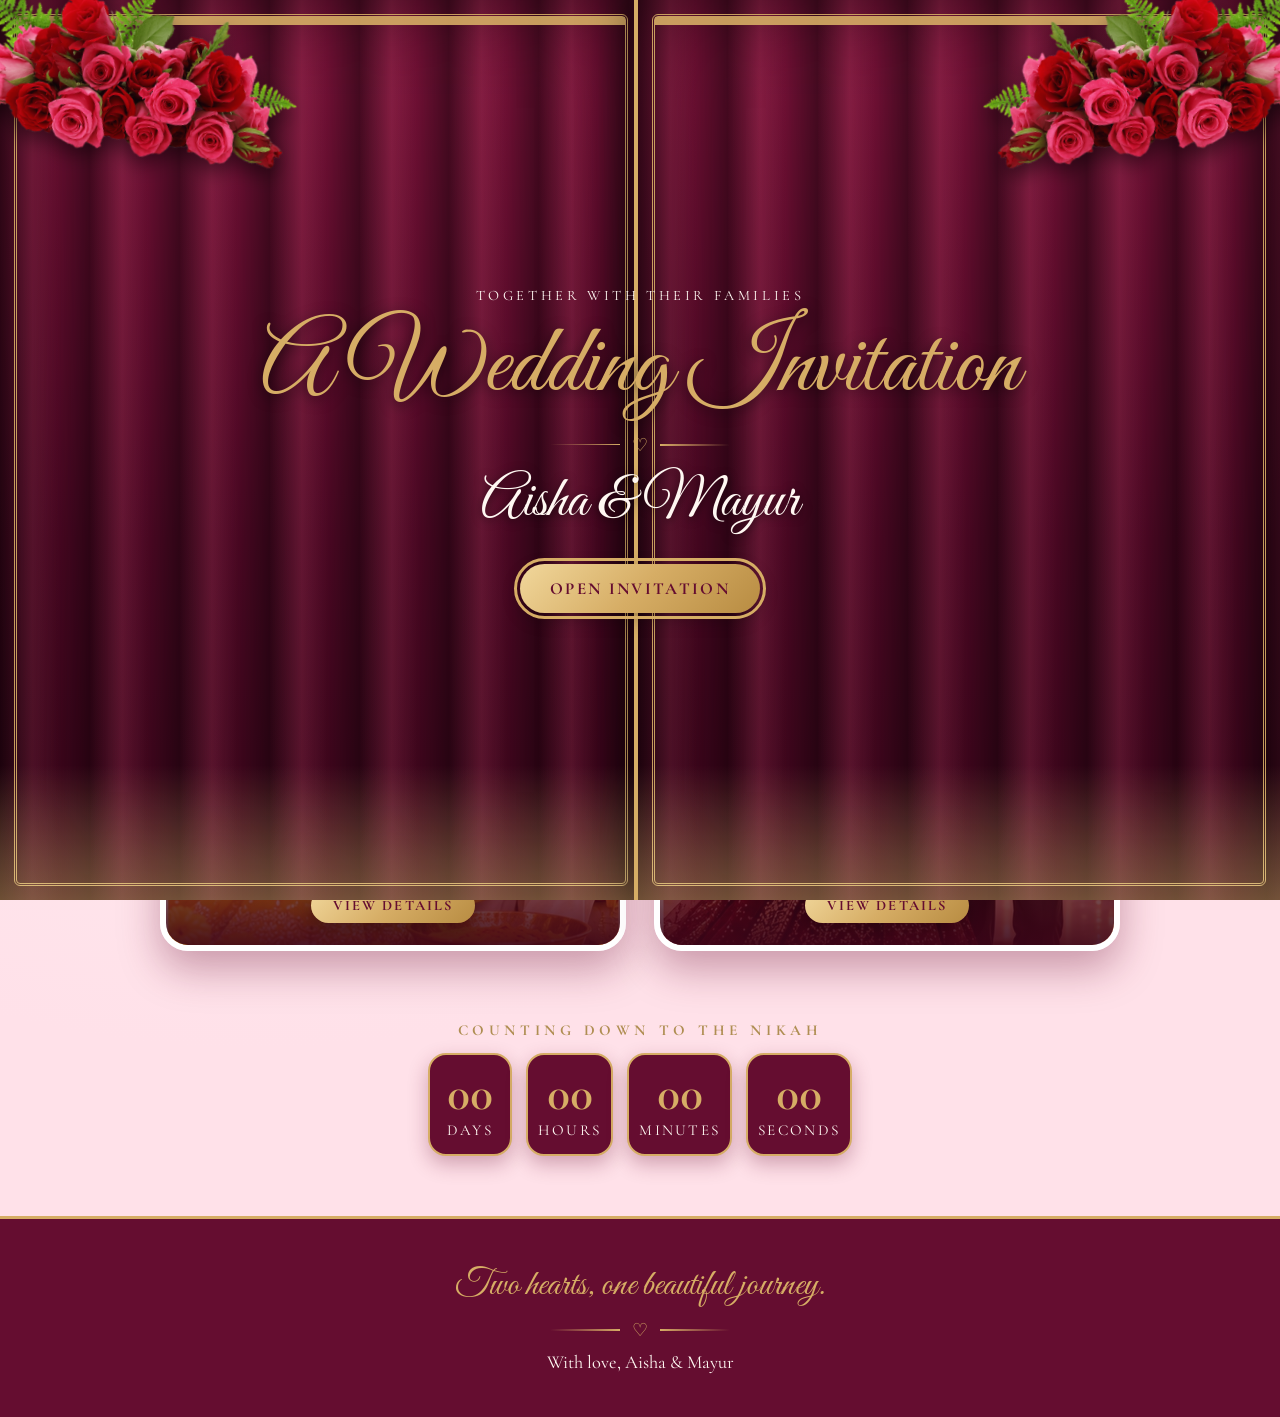
<file: index.html>
<!doctype html>
<html lang="en"><head><meta charset="utf-8"><meta name="viewport" content="width=device-width,initial-scale=1">
<meta name="theme-color" content="#650D30"><title>Wedding Invitation | Aisha &amp; Mayur</title>
<link rel="preconnect" href="https://fonts.googleapis.com"><link rel="preconnect" href="https://fonts.gstatic.com" crossorigin>
<link href="https://fonts.googleapis.com/css2?family=Great+Vibes&family=Cormorant+Garamond:wght@400;500;600;700&family=Playfair+Display:wght@400;600&display=swap" rel="stylesheet">
<link rel="stylesheet" href="css/style.css"></head>
<body class="home locked">
<div class="curtain-stage" id="curtain" role="dialog" aria-modal="true" aria-label="Wedding invitation entrance">
<div class="curtain left"></div><div class="curtain right"></div>
<img class="c-rose cl" src="assets/flowers/rose-corner.png" alt=""><img class="c-rose cr" src="assets/flowers/rose-corner.png" alt="">
<div class="c-center"><p class="c-small">Together with their families</p><h1 class="script c-title">A Wedding Invitation</h1><div class="gold-line"><i></i>♡<i></i></div><p class="c-names script">Aisha &amp; Mayur</p>
<button class="gold-button" id="openInvitation">OPEN INVITATION</button></div></div>
<header class="site-header"><a class="brand" href="index.html"><span aria-hidden="true">♡</span> Aisha &amp; Mayur</a>
<button class="menu-toggle" id="menuToggle" aria-label="Open menu" aria-expanded="false" aria-controls="navLinks">☰</button>
<nav class="nav-links" id="navLinks" aria-label="Main"><a href="index.html" aria-current="page">Home</a><a href="story.html">Our Story</a><a href="haldi.html">Haldi</a><a href="wedding.html">Wedding</a><a href="location.html">Location</a><a href="rsvp.html">RSVP</a></nav>
<button class="music-button" id="musicButton" aria-pressed="false">♫ <span>Play Music</span></button></header>
<div class="flower-decor" aria-hidden="true"><img class="corner-rose rose-a" src="assets/flowers/rose-corner.png" alt=""><img class="corner-rose rose-b" src="assets/flowers/rose-corner.png" alt=""><div class="petal-field" id="petalField"></div></div>
<main id="main"><section class="hero"><p class="eyebrow">SAVE THE DATES</p><h1 class="script page-title">Wedding Celebrations</h1>
<div class="cards">
<a class="event-card" href="haldi.html"><img src="assets/images/newhaldi.png" alt="Haldi Ceremony illustration of the couple"><div class="card-info"><h2>Haldi Ceremony</h2><p>21 November 2026</p><span class="gold-button small">View Details</span></div></a>
<a class="event-card" href="wedding.html"><img src="assets/images/newnikah.png" alt="Nikah and Wedding illustration of the couple"><div class="card-info"><h2>Nikah &amp; Wedding</h2><p>22 November 2026</p><span class="gold-button small">View Details</span></div></a></div></section>
<section class="band"><p class="eyebrow">COUNTING DOWN TO THE NIKAH</p><div class="countdown" data-target="2026-11-22T11:00:00+05:30" role="timer" aria-label="Countdown to the wedding"><div><b data-u="days">00</b><span>Days</span></div><div><b data-u="hours">00</b><span>Hours</span></div><div><b data-u="minutes">00</b><span>Minutes</span></div><div><b data-u="seconds">00</b><span>Seconds</span></div></div></section></main>
<footer class="site-footer"><p class="script">Two hearts, one beautiful journey.</p><span class="gold-line"><i></i>♡<i></i></span><p>With love, Aisha &amp; Mayur</p></footer>
<audio id="weddingAudio" loop preload="none"><source src="assets/music/wedding-song.mp3" type="audio/mpeg"></audio>
<script src="js/script.js"></script><script src="js/countdown.js"></script><script src="js/flowers.js"></script>
</body></html>
</file>
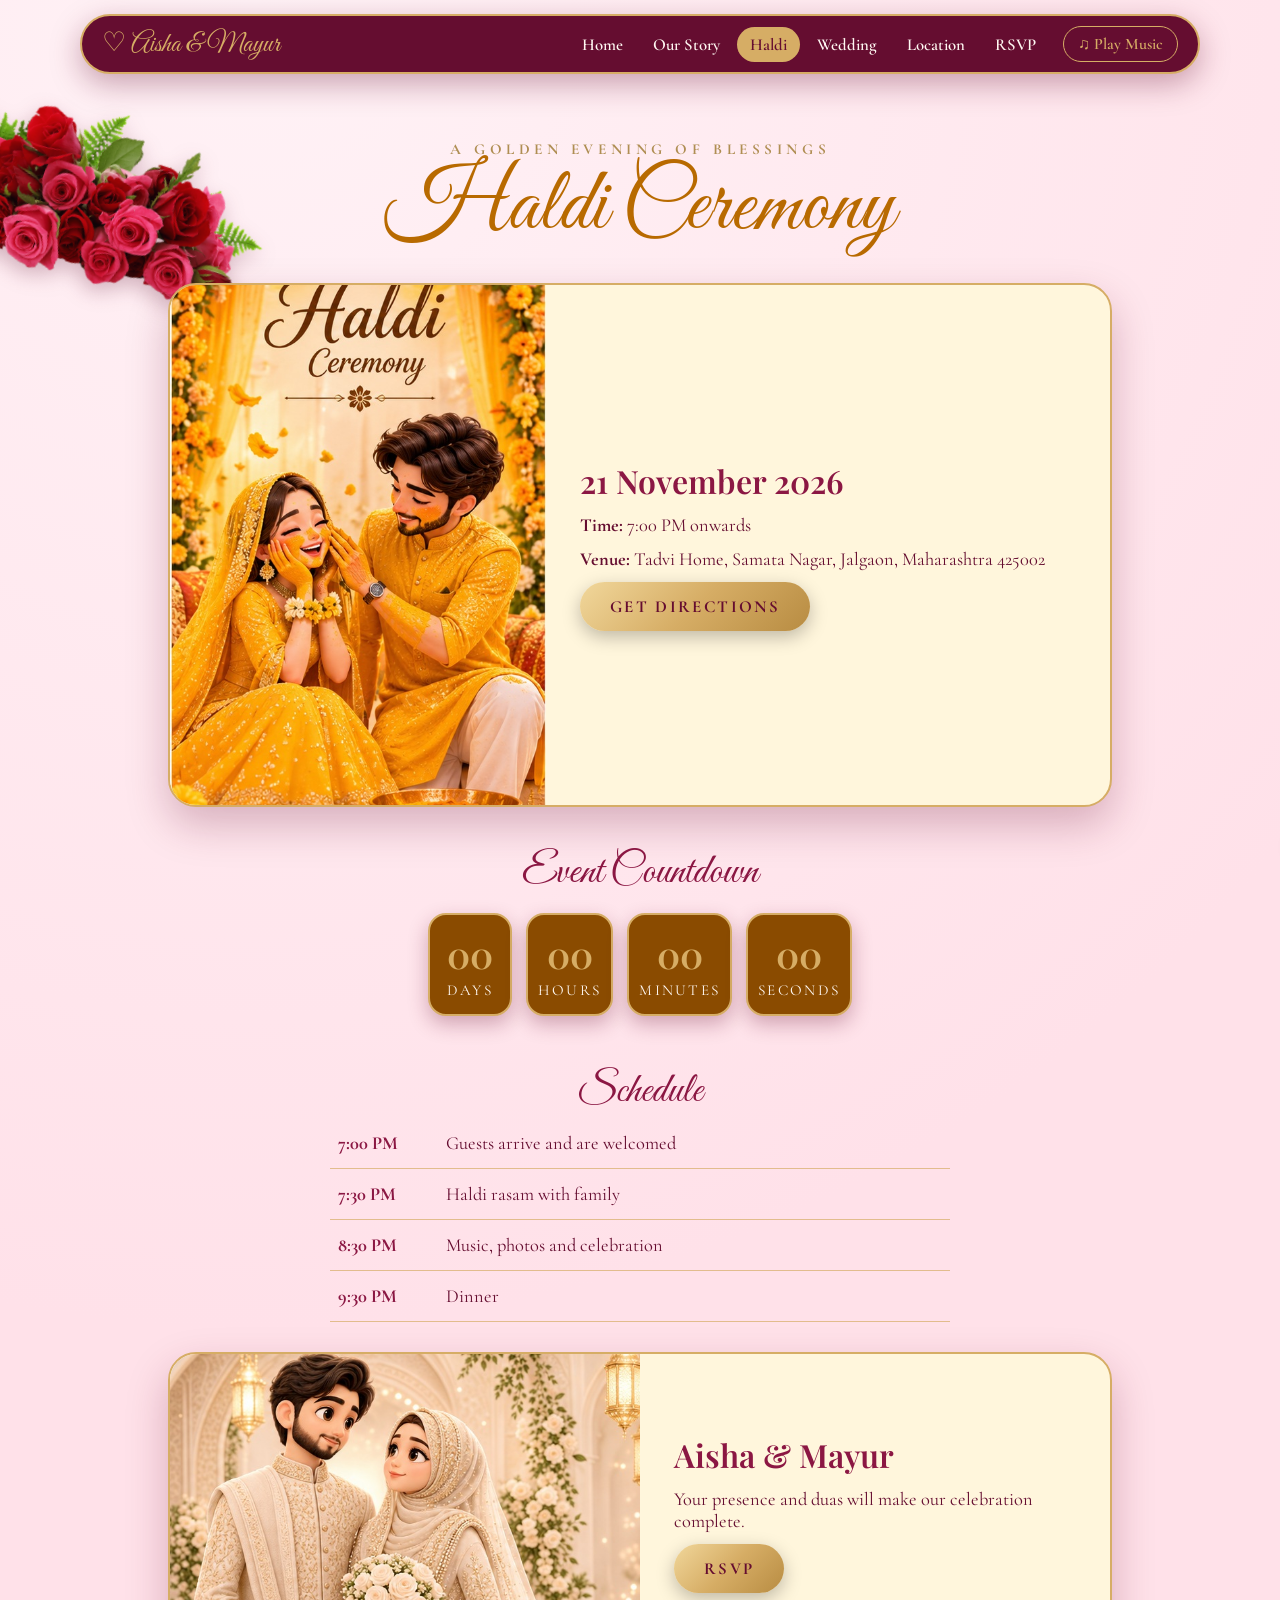
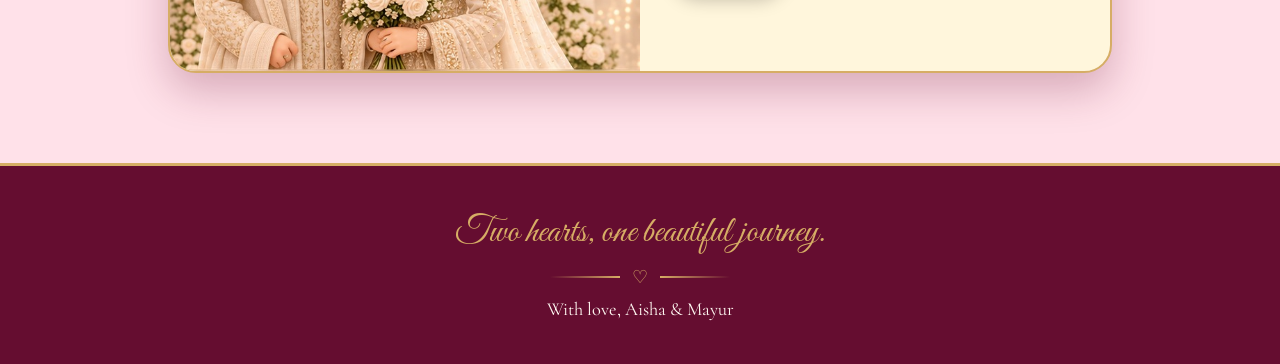
<file: haldi.html>
<!doctype html>
<html lang="en"><head><meta charset="utf-8"><meta name="viewport" content="width=device-width,initial-scale=1">
<meta name="theme-color" content="#650D30"><title>Haldi Ceremony | Aisha &amp; Mayur</title>
<link rel="preconnect" href="https://fonts.googleapis.com"><link rel="preconnect" href="https://fonts.gstatic.com" crossorigin>
<link href="https://fonts.googleapis.com/css2?family=Great+Vibes&family=Cormorant+Garamond:wght@400;500;600;700&family=Playfair+Display:wght@400;600&display=swap" rel="stylesheet">
<link rel="stylesheet" href="css/style.css"></head>
<body class="inner">
<header class="site-header"><a class="brand" href="index.html"><span aria-hidden="true">♡</span> Aisha &amp; Mayur</a>
<button class="menu-toggle" id="menuToggle" aria-label="Open menu" aria-expanded="false" aria-controls="navLinks">☰</button>
<nav class="nav-links" id="navLinks" aria-label="Main"><a href="index.html">Home</a><a href="story.html">Our Story</a><a href="haldi.html" aria-current="page">Haldi</a><a href="wedding.html">Wedding</a><a href="location.html">Location</a><a href="rsvp.html">RSVP</a></nav>
<button class="music-button" id="musicButton" aria-pressed="false">♫ <span>Play Music</span></button></header>
<div class="flower-decor" aria-hidden="true"><img class="corner-rose rose-a" src="assets/flowers/rose-corner.png" alt=""><img class="corner-rose rose-b" src="assets/flowers/rose-corner.png" alt=""><div class="petal-field" id="petalField"></div></div>
<main id="main"><section class="inner-page haldi-theme"><p class="eyebrow">A GOLDEN EVENING OF BLESSINGS</p><h1 class="script page-title">Haldi Ceremony</h1>
<div class="detail-panel"><img src="assets/images/newhaldi.png" alt="Haldi ceremony illustration"><div class="details"><h2>21 November 2026</h2><p><b>Time:</b> 7:00 PM onwards</p><p><b>Venue:</b> Tadvi Home, Samata Nagar, Jalgaon, Maharashtra 425002</p>
<a class="gold-button" target="_blank" rel="noopener" href="https://www.google.com/maps/search/?api=1&query=Tadvi+Home+Samata+Nagar+Jalgaon+Maharashtra+425002">Get Directions</a></div></div>
<div class="band-inner"><h2 class="script">Event Countdown</h2><div class="countdown" data-target="2026-11-21T19:00:00+05:30" role="timer" aria-label="Countdown to the Haldi ceremony"><div><b data-u="days">00</b><span>Days</span></div><div><b data-u="hours">00</b><span>Hours</span></div><div><b data-u="minutes">00</b><span>Minutes</span></div><div><b data-u="seconds">00</b><span>Seconds</span></div></div></div>
<div class="schedule"><h2 class="script">Schedule</h2><ul><li><b>7:00 PM</b><span>Guests arrive and are welcomed</span></li><li><b>7:30 PM</b><span>Haldi rasam with family</span></li><li><b>8:30 PM</b><span>Music, photos and celebration</span></li><li><b>9:30 PM</b><span>Dinner</span></li></ul></div>
<div class="detail-panel couple-strip"><img src="assets/images/couple-3d.jpg" alt="Aisha and Mayur"><div class="details"><h2 class="script">Aisha &amp; Mayur</h2><p>Your presence and duas will make our celebration complete.</p><a class="gold-button" href="rsvp.html">RSVP</a></div></div></section></main>
<footer class="site-footer"><p class="script">Two hearts, one beautiful journey.</p><span class="gold-line"><i></i>♡<i></i></span><p>With love, Aisha &amp; Mayur</p></footer>
<audio id="weddingAudio" loop preload="none"><source src="assets/music/wedding-song.mp3" type="audio/mpeg"></audio>
<script src="js/script.js"></script><script src="js/countdown.js"></script><script src="js/flowers.js"></script>
</body></html>
</file>
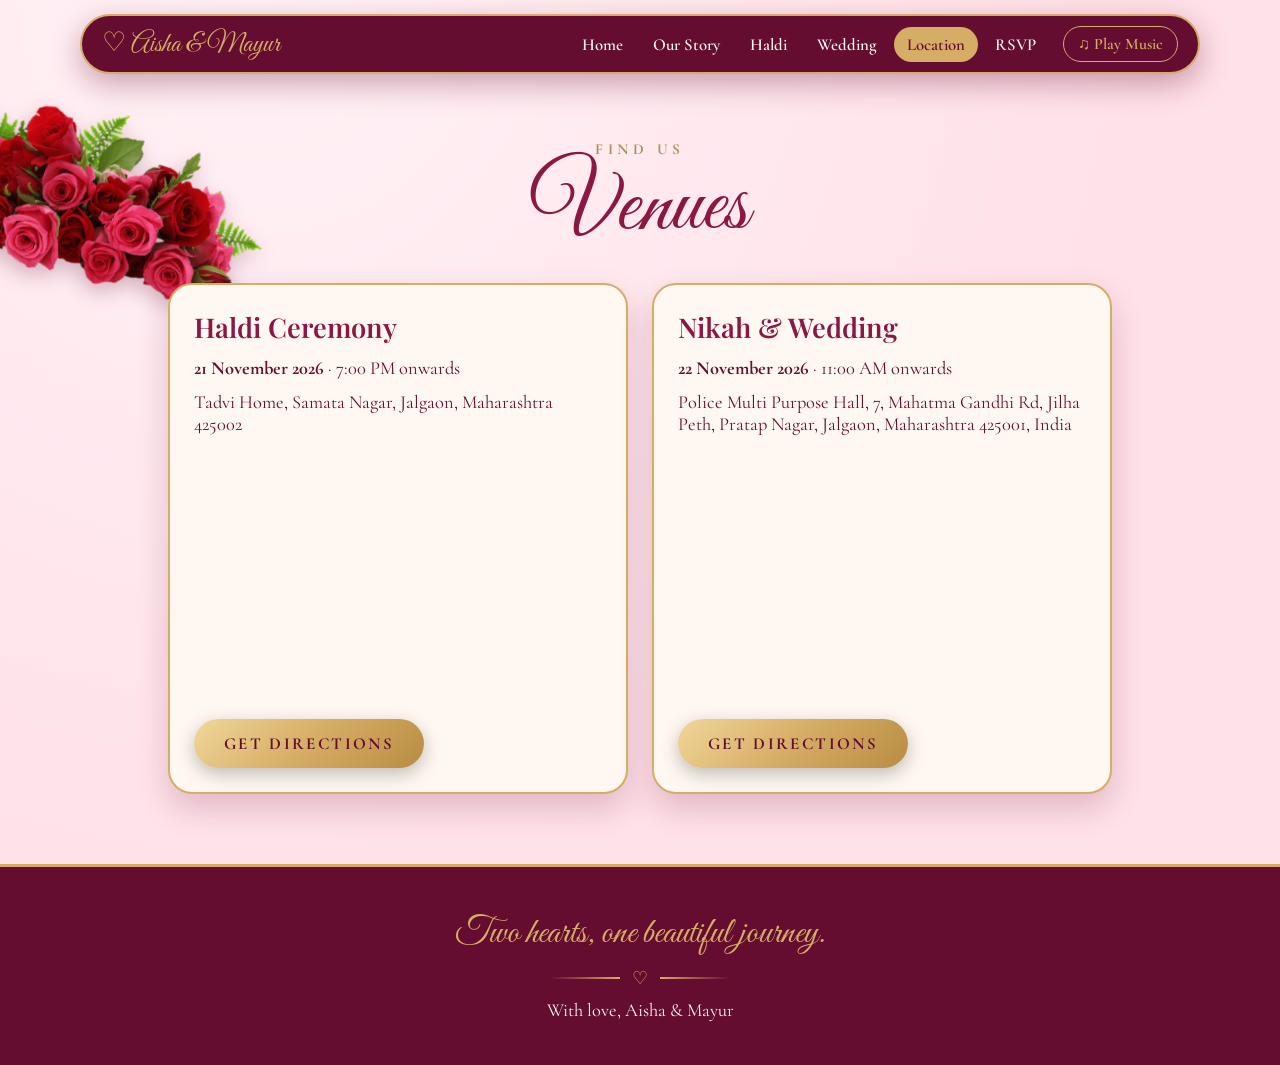
<file: location.html>
<!doctype html>
<html lang="en"><head><meta charset="utf-8"><meta name="viewport" content="width=device-width,initial-scale=1">
<meta name="theme-color" content="#650D30"><title>Location | Aisha &amp; Mayur</title>
<link rel="preconnect" href="https://fonts.googleapis.com"><link rel="preconnect" href="https://fonts.gstatic.com" crossorigin>
<link href="https://fonts.googleapis.com/css2?family=Great+Vibes&family=Cormorant+Garamond:wght@400;500;600;700&family=Playfair+Display:wght@400;600&display=swap" rel="stylesheet">
<link rel="stylesheet" href="css/style.css"></head>
<body class="inner">
<header class="site-header"><a class="brand" href="index.html"><span aria-hidden="true">♡</span> Aisha &amp; Mayur</a>
<button class="menu-toggle" id="menuToggle" aria-label="Open menu" aria-expanded="false" aria-controls="navLinks">☰</button>
<nav class="nav-links" id="navLinks" aria-label="Main"><a href="index.html">Home</a><a href="story.html">Our Story</a><a href="haldi.html">Haldi</a><a href="wedding.html">Wedding</a><a href="location.html" aria-current="page">Location</a><a href="rsvp.html">RSVP</a></nav>
<button class="music-button" id="musicButton" aria-pressed="false">♫ <span>Play Music</span></button></header>
<div class="flower-decor" aria-hidden="true"><img class="corner-rose rose-a" src="assets/flowers/rose-corner.png" alt=""><img class="corner-rose rose-b" src="assets/flowers/rose-corner.png" alt=""><div class="petal-field" id="petalField"></div></div>
<main id="main"><section class="inner-page"><p class="eyebrow">FIND US</p><h1 class="script page-title">Venues</h1><div class="loc-grid"><article class="loc-card"><h2>Haldi Ceremony</h2><p><b>21 November 2026</b> · 7:00 PM onwards</p><p>Tadvi Home, Samata Nagar, Jalgaon, Maharashtra 425002</p><iframe title="Map: Haldi Ceremony" loading="lazy" referrerpolicy="no-referrer-when-downgrade" src="https://www.google.com/maps?q=Tadvi+Home+Samata+Nagar+Jalgaon+Maharashtra+425002&output=embed"></iframe><a class="gold-button" target="_blank" rel="noopener" href="https://www.google.com/maps/search/?api=1&query=Tadvi+Home+Samata+Nagar+Jalgaon+Maharashtra+425002">Get Directions</a></article><article class="loc-card"><h2>Nikah & Wedding</h2><p><b>22 November 2026</b> · 11:00 AM onwards</p><p>Police Multi Purpose Hall, 7, Mahatma Gandhi Rd, Jilha Peth, Pratap Nagar, Jalgaon, Maharashtra 425001, India</p><iframe title="Map: Nikah & Wedding" loading="lazy" referrerpolicy="no-referrer-when-downgrade" src="https://www.google.com/maps?q=Police+Multi+Purpose+Hall+7+Mahatma+Gandhi+Rd+Jilha+Peth+Pratap+Nagar+Jalgaon+Maharashtra+425001&output=embed"></iframe><a class="gold-button" target="_blank" rel="noopener" href="https://www.google.com/maps/search/?api=1&query=Police+Multi+Purpose+Hall+7+Mahatma+Gandhi+Rd+Jilha+Peth+Pratap+Nagar+Jalgaon+Maharashtra+425001">Get Directions</a></article></div></section></main>
<footer class="site-footer"><p class="script">Two hearts, one beautiful journey.</p><span class="gold-line"><i></i>♡<i></i></span><p>With love, Aisha &amp; Mayur</p></footer>
<audio id="weddingAudio" loop preload="none"><source src="assets/music/wedding-song.mp3" type="audio/mpeg"></audio>
<script src="js/script.js"></script><script src="js/countdown.js"></script><script src="js/flowers.js"></script>
</body></html>
</file>
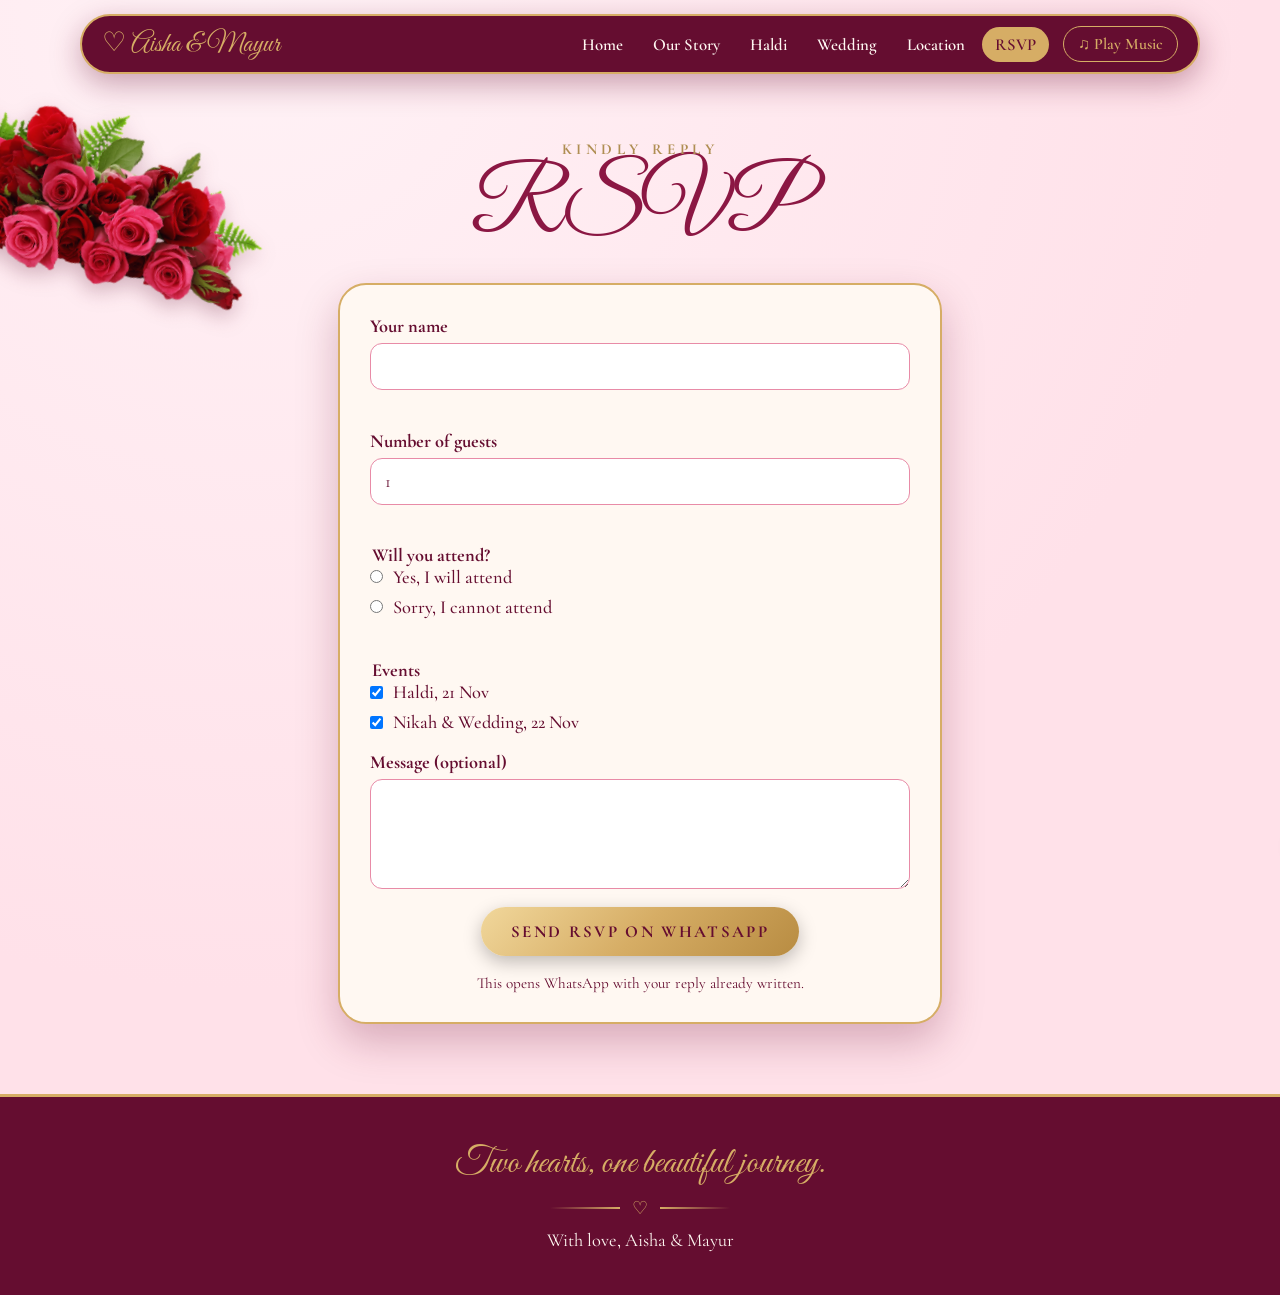
<file: rsvp.html>
<!doctype html>
<html lang="en"><head><meta charset="utf-8"><meta name="viewport" content="width=device-width,initial-scale=1">
<meta name="theme-color" content="#650D30"><title>RSVP | Aisha &amp; Mayur</title>
<link rel="preconnect" href="https://fonts.googleapis.com"><link rel="preconnect" href="https://fonts.gstatic.com" crossorigin>
<link href="https://fonts.googleapis.com/css2?family=Great+Vibes&family=Cormorant+Garamond:wght@400;500;600;700&family=Playfair+Display:wght@400;600&display=swap" rel="stylesheet">
<link rel="stylesheet" href="css/style.css"></head>
<body class="inner">
<header class="site-header"><a class="brand" href="index.html"><span aria-hidden="true">♡</span> Aisha &amp; Mayur</a>
<button class="menu-toggle" id="menuToggle" aria-label="Open menu" aria-expanded="false" aria-controls="navLinks">☰</button>
<nav class="nav-links" id="navLinks" aria-label="Main"><a href="index.html">Home</a><a href="story.html">Our Story</a><a href="haldi.html">Haldi</a><a href="wedding.html">Wedding</a><a href="location.html">Location</a><a href="rsvp.html" aria-current="page">RSVP</a></nav>
<button class="music-button" id="musicButton" aria-pressed="false">♫ <span>Play Music</span></button></header>
<div class="flower-decor" aria-hidden="true"><img class="corner-rose rose-a" src="assets/flowers/rose-corner.png" alt=""><img class="corner-rose rose-b" src="assets/flowers/rose-corner.png" alt=""><div class="petal-field" id="petalField"></div></div>
<main id="main"><section class="inner-page narrow"><p class="eyebrow">KINDLY REPLY</p><h1 class="script page-title">RSVP</h1>
<form id="rsvpForm" class="rsvp-form" novalidate>
<label>Your name<input id="gName" name="name" type="text" autocomplete="name" required><small class="err" id="eName"></small></label>
<label>Number of guests<input id="gCount" name="count" type="number" min="1" max="20" value="1" required><small class="err" id="eCount"></small></label>
<fieldset><legend>Will you attend?</legend><label class="radio"><input type="radio" name="att" value="Yes, I will attend" required> Yes, I will attend</label><label class="radio"><input type="radio" name="att" value="Sorry, I cannot attend"> Sorry, I cannot attend</label><small class="err" id="eAtt"></small></fieldset>
<fieldset><legend>Events</legend><label class="radio"><input type="checkbox" name="ev" value="Haldi (21 Nov)" checked> Haldi, 21 Nov</label><label class="radio"><input type="checkbox" name="ev" value="Nikah & Wedding (22 Nov)" checked> Nikah &amp; Wedding, 22 Nov</label></fieldset>
<label>Message (optional)<textarea id="gMsg" name="msg" rows="4"></textarea></label>
<button class="gold-button" type="submit">Send RSVP on WhatsApp</button><p class="note">This opens WhatsApp with your reply already written.</p></form></section></main>
<footer class="site-footer"><p class="script">Two hearts, one beautiful journey.</p><span class="gold-line"><i></i>♡<i></i></span><p>With love, Aisha &amp; Mayur</p></footer>
<audio id="weddingAudio" loop preload="none"><source src="assets/music/wedding-song.mp3" type="audio/mpeg"></audio>
<script src="js/script.js"></script><script src="js/countdown.js"></script><script src="js/flowers.js"></script>
</body></html>
</file>
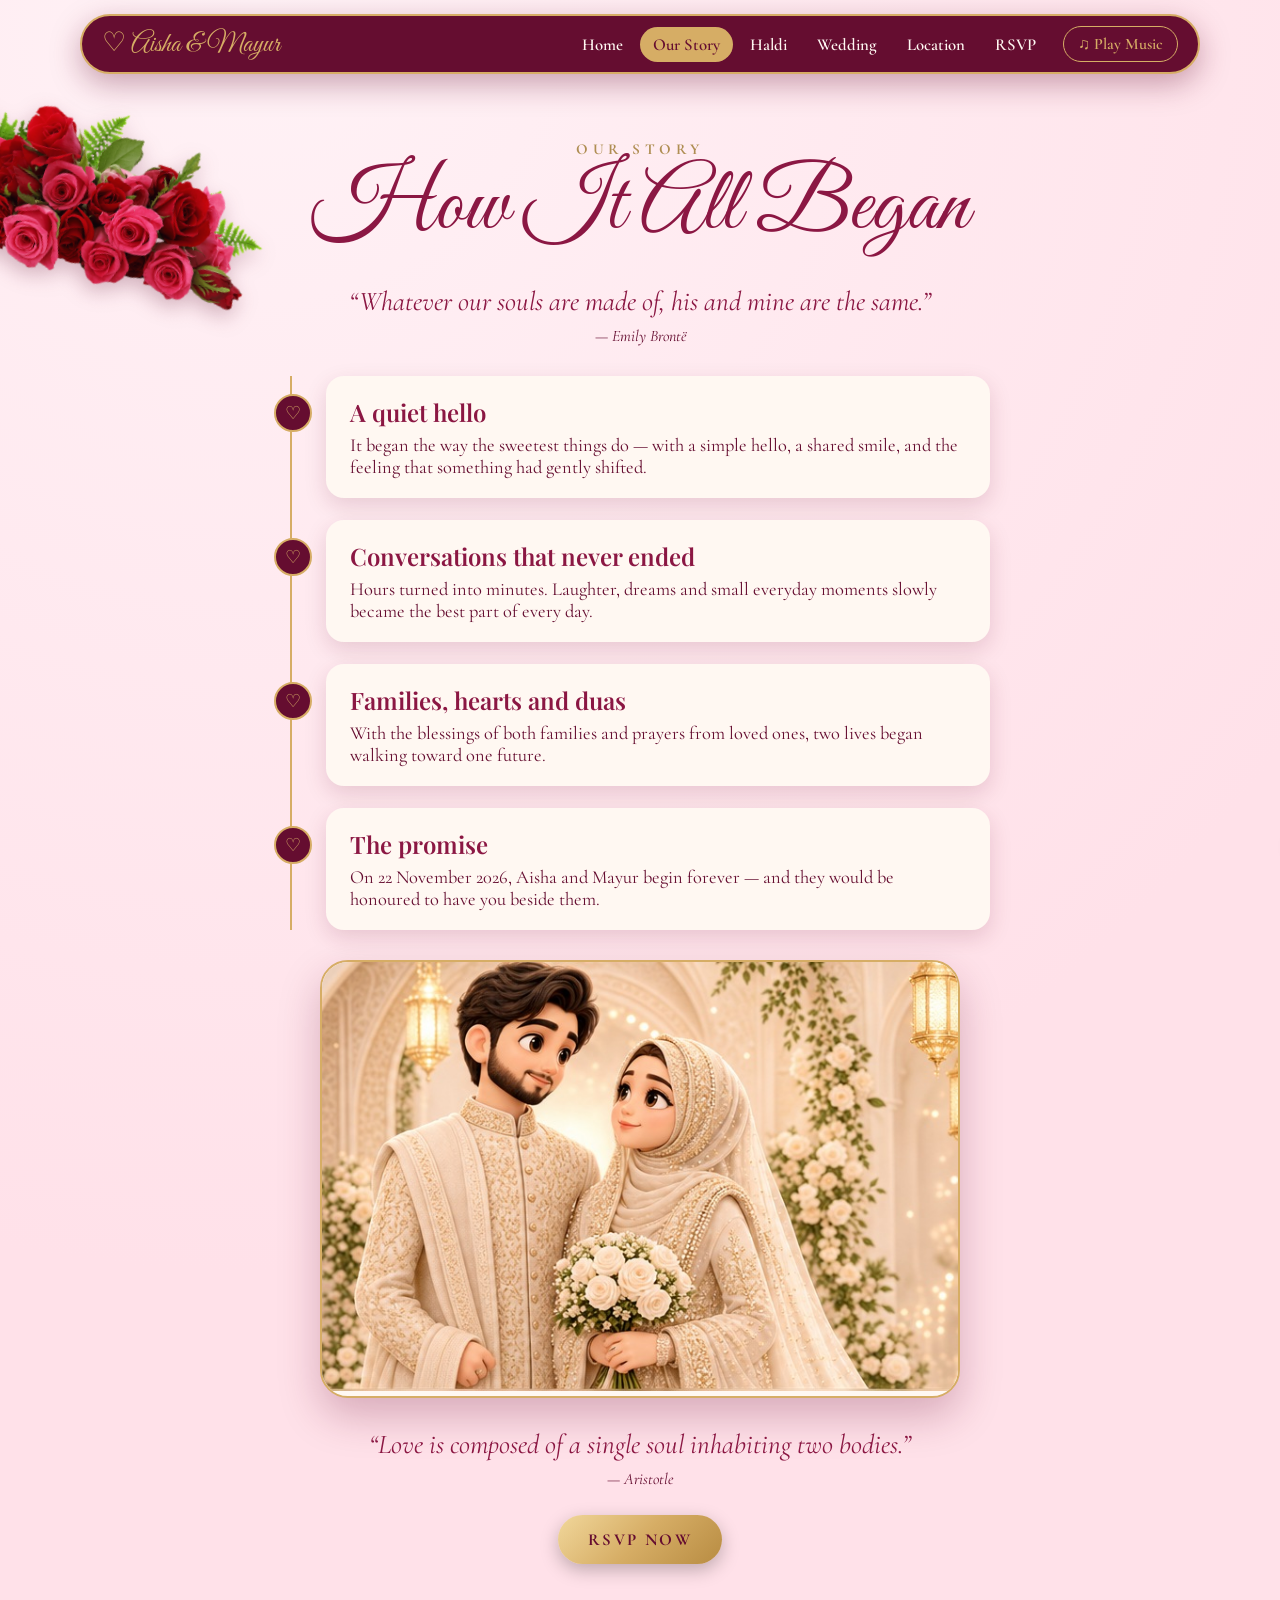
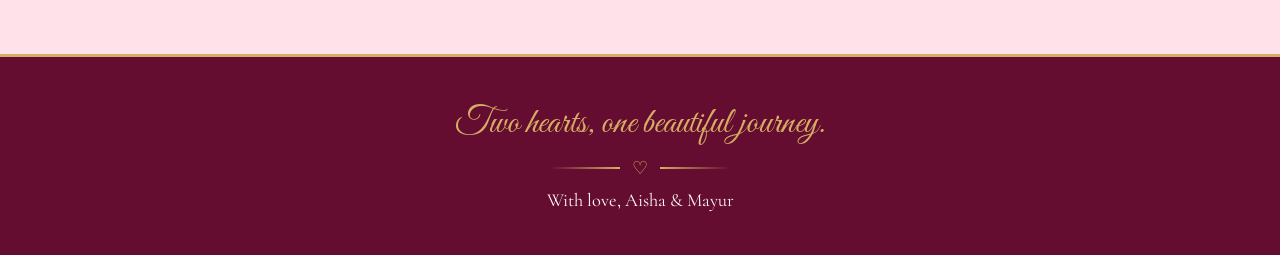
<file: story.html>
<!doctype html>
<html lang="en"><head><meta charset="utf-8"><meta name="viewport" content="width=device-width,initial-scale=1">
<meta name="theme-color" content="#650D30"><title>Our Story | Aisha &amp; Mayur</title>
<link rel="preconnect" href="https://fonts.googleapis.com"><link rel="preconnect" href="https://fonts.gstatic.com" crossorigin>
<link href="https://fonts.googleapis.com/css2?family=Great+Vibes&family=Cormorant+Garamond:wght@400;500;600;700&family=Playfair+Display:wght@400;600&display=swap" rel="stylesheet">
<link rel="stylesheet" href="css/style.css"></head>
<body class="inner">
<header class="site-header"><a class="brand" href="index.html"><span aria-hidden="true">♡</span> Aisha &amp; Mayur</a>
<button class="menu-toggle" id="menuToggle" aria-label="Open menu" aria-expanded="false" aria-controls="navLinks">☰</button>
<nav class="nav-links" id="navLinks" aria-label="Main"><a href="index.html">Home</a><a href="story.html" aria-current="page">Our Story</a><a href="haldi.html">Haldi</a><a href="wedding.html">Wedding</a><a href="location.html">Location</a><a href="rsvp.html">RSVP</a></nav>
<button class="music-button" id="musicButton" aria-pressed="false">♫ <span>Play Music</span></button></header>
<div class="flower-decor" aria-hidden="true"><img class="corner-rose rose-a" src="assets/flowers/rose-corner.png" alt=""><img class="corner-rose rose-b" src="assets/flowers/rose-corner.png" alt=""><div class="petal-field" id="petalField"></div></div>
<main id="main"><section class="inner-page"><p class="eyebrow">OUR STORY</p><h1 class="script page-title">How It All Began</h1>
<blockquote class="quote">“Whatever our souls are made of, his and mine are the same.”<cite>— Emily Brontë</cite></blockquote>
<div class="timeline">
<article><h2>A quiet hello</h2><p>It began the way the sweetest things do — with a simple hello, a shared smile, and the feeling that something had gently shifted.</p></article>
<article><h2>Conversations that never ended</h2><p>Hours turned into minutes. Laughter, dreams and small everyday moments slowly became the best part of every day.</p></article>
<article><h2>Families, hearts and duas</h2><p>With the blessings of both families and prayers from loved ones, two lives began walking toward one future.</p></article>
<article><h2>The promise</h2><p>On 22 November 2026, Aisha and Mayur begin forever — and they would be honoured to have you beside them.</p></article></div>
<div class="detail-panel story-img"><img src="assets/images/couple-3d.jpg" alt="Aisha and Mayur"></div>
<blockquote class="quote">“Love is composed of a single soul inhabiting two bodies.”<cite>— Aristotle</cite></blockquote>
<a class="gold-button" href="rsvp.html">RSVP Now</a></section></main>
<footer class="site-footer"><p class="script">Two hearts, one beautiful journey.</p><span class="gold-line"><i></i>♡<i></i></span><p>With love, Aisha &amp; Mayur</p></footer>
<audio id="weddingAudio" loop preload="none"><source src="assets/music/wedding-song.mp3" type="audio/mpeg"></audio>
<script src="js/script.js"></script><script src="js/countdown.js"></script><script src="js/flowers.js"></script>
</body></html>
</file>
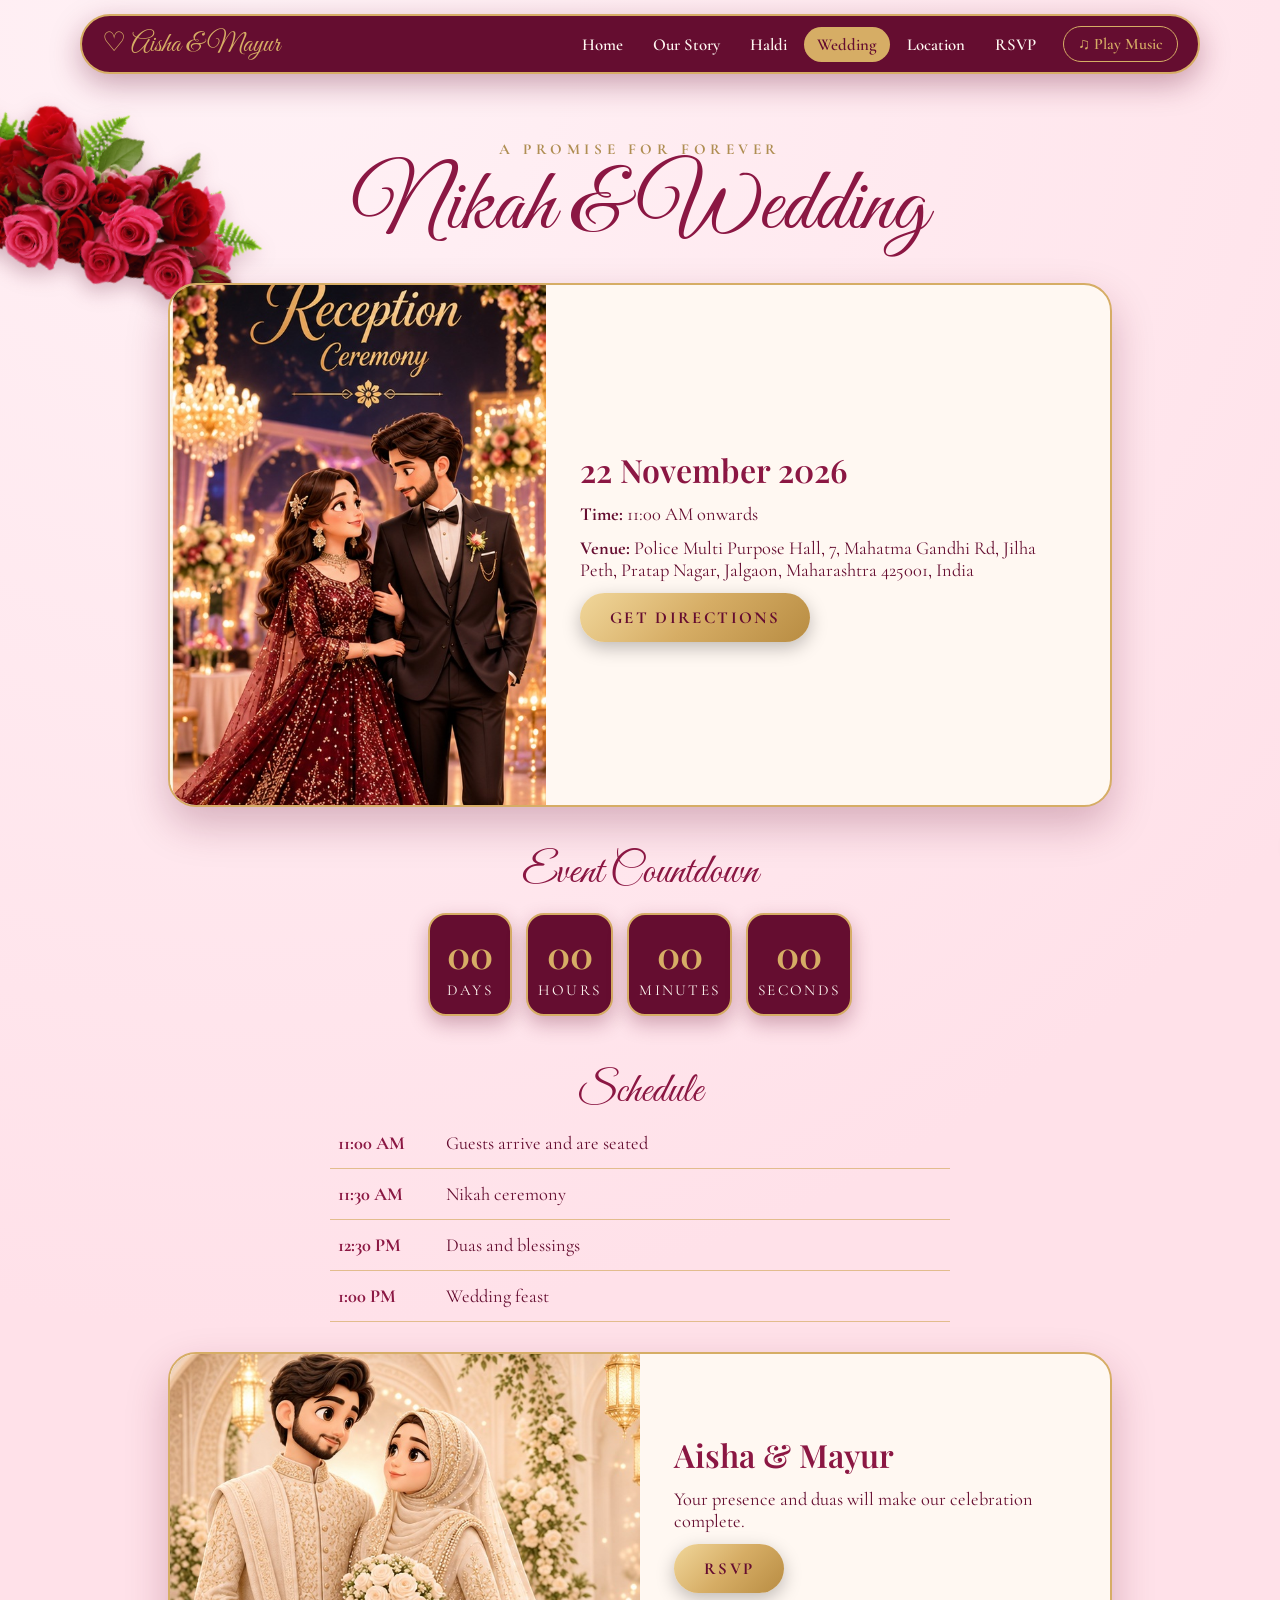
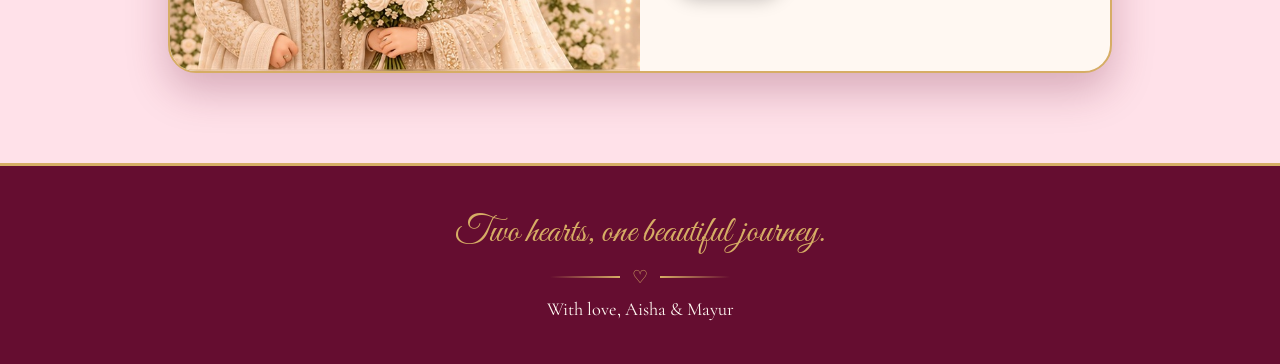
<file: wedding.html>
<!doctype html>
<html lang="en"><head><meta charset="utf-8"><meta name="viewport" content="width=device-width,initial-scale=1">
<meta name="theme-color" content="#650D30"><title>Nikah & Wedding | Aisha &amp; Mayur</title>
<link rel="preconnect" href="https://fonts.googleapis.com"><link rel="preconnect" href="https://fonts.gstatic.com" crossorigin>
<link href="https://fonts.googleapis.com/css2?family=Great+Vibes&family=Cormorant+Garamond:wght@400;500;600;700&family=Playfair+Display:wght@400;600&display=swap" rel="stylesheet">
<link rel="stylesheet" href="css/style.css"></head>
<body class="inner">
<header class="site-header"><a class="brand" href="index.html"><span aria-hidden="true">♡</span> Aisha &amp; Mayur</a>
<button class="menu-toggle" id="menuToggle" aria-label="Open menu" aria-expanded="false" aria-controls="navLinks">☰</button>
<nav class="nav-links" id="navLinks" aria-label="Main"><a href="index.html">Home</a><a href="story.html">Our Story</a><a href="haldi.html">Haldi</a><a href="wedding.html" aria-current="page">Wedding</a><a href="location.html">Location</a><a href="rsvp.html">RSVP</a></nav>
<button class="music-button" id="musicButton" aria-pressed="false">♫ <span>Play Music</span></button></header>
<div class="flower-decor" aria-hidden="true"><img class="corner-rose rose-a" src="assets/flowers/rose-corner.png" alt=""><img class="corner-rose rose-b" src="assets/flowers/rose-corner.png" alt=""><div class="petal-field" id="petalField"></div></div>
<main id="main"><section class="inner-page "><p class="eyebrow">A PROMISE FOR FOREVER</p><h1 class="script page-title">Nikah & Wedding</h1>
<div class="detail-panel"><img src="assets/images/newnikah.png" alt="Nikah and Wedding illustration"><div class="details"><h2>22 November 2026</h2><p><b>Time:</b> 11:00 AM onwards</p><p><b>Venue:</b> Police Multi Purpose Hall, 7, Mahatma Gandhi Rd, Jilha Peth, Pratap Nagar, Jalgaon, Maharashtra 425001, India</p>
<a class="gold-button" target="_blank" rel="noopener" href="https://www.google.com/maps/search/?api=1&query=Police+Multi+Purpose+Hall+7+Mahatma+Gandhi+Rd+Jilha+Peth+Pratap+Nagar+Jalgaon+Maharashtra+425001">Get Directions</a></div></div>
<div class="band-inner"><h2 class="script">Event Countdown</h2><div class="countdown" data-target="2026-11-22T11:00:00+05:30" role="timer" aria-label="Countdown to the wedding"><div><b data-u="days">00</b><span>Days</span></div><div><b data-u="hours">00</b><span>Hours</span></div><div><b data-u="minutes">00</b><span>Minutes</span></div><div><b data-u="seconds">00</b><span>Seconds</span></div></div></div>
<div class="schedule"><h2 class="script">Schedule</h2><ul><li><b>11:00 AM</b><span>Guests arrive and are seated</span></li><li><b>11:30 AM</b><span>Nikah ceremony</span></li><li><b>12:30 PM</b><span>Duas and blessings</span></li><li><b>1:00 PM</b><span>Wedding feast</span></li></ul></div>
<div class="detail-panel couple-strip"><img src="assets/images/couple-3d.jpg" alt="Aisha and Mayur"><div class="details"><h2 class="script">Aisha &amp; Mayur</h2><p>Your presence and duas will make our celebration complete.</p><a class="gold-button" href="rsvp.html">RSVP</a></div></div></section></main>
<footer class="site-footer"><p class="script">Two hearts, one beautiful journey.</p><span class="gold-line"><i></i>♡<i></i></span><p>With love, Aisha &amp; Mayur</p></footer>
<audio id="weddingAudio" loop preload="none"><source src="assets/music/wedding-song.mp3" type="audio/mpeg"></audio>
<script src="js/script.js"></script><script src="js/countdown.js"></script><script src="js/flowers.js"></script>
</body></html>
</file>
<file: css/style.css>
:root{--blush:#FFE1E9;--bur:#650D30;--mar:#8B1743;--rose:#E88BA7;--gold:#D6AD65;--cream:#FFF8F2}
*{box-sizing:border-box;margin:0}html{scroll-behavior:smooth}
body{font-family:'Cormorant Garamond',Georgia,serif;font-size:1.15rem;color:var(--bur);background:radial-gradient(circle at 20% 0,#fff2f6,var(--blush) 60%);min-height:100vh;overflow-x:hidden;display:flex;flex-direction:column}
body.locked{overflow:hidden}main{flex:1;position:relative;z-index:2;padding-top:110px}
.script{font-family:'Great Vibes',cursive;font-weight:400}
.eyebrow{color:var(--gold);letter-spacing:.3em;font-size:.95rem;font-weight:700;text-align:center;filter:brightness(.82)}
.page-title{font-size:clamp(3rem,9vw,5.5rem);color:var(--mar);text-align:center;line-height:1.15;margin-bottom:1.5rem}
a{color:inherit}a:focus-visible,button:focus-visible,input:focus-visible,textarea:focus-visible{outline:3px solid var(--gold);outline-offset:3px}
/* header */
.site-header{position:fixed;z-index:60;top:14px;left:50%;transform:translateX(-50%);width:min(1120px,calc(100% - 24px));display:flex;align-items:center;gap:14px;padding:10px 20px;background:var(--bur);border:2px solid var(--gold);border-radius:999px;box-shadow:0 10px 30px rgba(101,13,48,.35);color:var(--cream)}
.brand{font-family:'Great Vibes',cursive;font-size:1.7rem;text-decoration:none;color:var(--gold);white-space:nowrap}
.nav-links{display:flex;gap:4px;margin-left:auto}.nav-links a{text-decoration:none;padding:7px 13px;border-radius:999px;font-weight:600;font-size:1.05rem;transition:.25s}
.nav-links a:hover,.nav-links a[aria-current]{background:var(--gold);color:var(--bur)}
.music-button{font:600 1rem 'Cormorant Garamond',serif;background:transparent;color:var(--gold);border:1.5px solid var(--gold);border-radius:999px;padding:7px 14px;cursor:pointer;white-space:nowrap}
.music-button.on{background:var(--gold);color:var(--bur)}.menu-toggle{display:none;margin-left:auto;background:none;border:0;color:var(--gold);font-size:1.7rem;cursor:pointer}
@media(max-width:900px){.menu-toggle{display:block}.nav-links{display:none;position:absolute;top:calc(100% + 8px);left:0;right:0;flex-direction:column;background:var(--bur);border:2px solid var(--gold);border-radius:24px;padding:10px;margin:0}.nav-links.open{display:flex}.nav-links a{text-align:center}.music-button span{display:none}.music-button{padding:7px 11px}}
/* buttons */
.gold-button{display:inline-block;cursor:pointer;border:0;text-decoration:none;font:700 1.05rem 'Cormorant Garamond',serif;letter-spacing:.14em;text-transform:uppercase;color:var(--bur);padding:14px 30px;border-radius:999px;background:linear-gradient(135deg,#f1d79b,var(--gold) 50%,#b88c42);box-shadow:0 6px 18px rgba(0,0,0,.25);transition:transform .2s}
.gold-button:hover{transform:translateY(-2px)}.gold-button.small{padding:9px 22px;font-size:.9rem}
.gold-line{display:flex;align-items:center;justify-content:center;gap:12px;color:var(--gold)}.gold-line i{width:70px;height:1.5px;background:linear-gradient(90deg,transparent,var(--gold))}.gold-line i:last-child{transform:scaleX(-1)}
/* flowers */
.flower-decor{position:fixed;inset:0;z-index:1;pointer-events:none;overflow:hidden}
.corner-rose{position:absolute;width:clamp(150px,27vw,380px);height:auto;filter:drop-shadow(0 8px 10px rgba(80,0,30,.25))}
.rose-a{top:60px;left:-40px;transform-origin:0 0;transform:rotate(18deg);animation:sway 7s ease-in-out infinite}
.rose-b{bottom:-30px;right:-40px;transform-origin:100% 100%;transform:scaleX(-1) rotate(18deg);animation:sway2 8s ease-in-out infinite}
@keyframes sway{50%{transform:rotate(14deg) translateY(6px)}}@keyframes sway2{50%{transform:scaleX(-1) rotate(14deg) translateY(-6px)}}
.petal-field{position:absolute;inset:0}.petal{position:absolute;top:-60px;opacity:0;will-change:transform;animation:fall linear infinite}
@keyframes fall{0%{transform:translate3d(0,-60px,0) rotate(0);opacity:0}10%{opacity:.85}90%{opacity:.85}100%{transform:translate3d(var(--dx),110vh,0) rotate(var(--rot));opacity:0}}
/* home */
.hero{text-align:center;padding:30px 16px 20px}.cards{display:grid;grid-template-columns:1fr 1fr;gap:28px;max-width:960px;margin:20px auto}
.event-card{position:relative;display:block;aspect-ratio:3/4.3;overflow:hidden;border-radius:28px;border:6px solid #fff;box-shadow:0 18px 40px rgba(101,13,48,.35);text-decoration:none;color:#fff}
.event-card img{width:100%;height:100%;object-fit:cover;transition:transform .7s}.event-card:hover img,.event-card:focus-visible img{transform:scale(1.08)}
.card-info{position:absolute;inset:auto 0 0;padding:70px 18px 22px;background:linear-gradient(transparent,rgba(60,5,25,.92))}.card-info h2{font:600 1.9rem 'Playfair Display',serif}.card-info p{margin:4px 0 12px;font-size:1.2rem;color:#f1d79b}
.band,.band-inner{text-align:center;padding:30px 16px 60px}.band-inner{padding:20px 16px}.band-inner h2{font-size:2.6rem;color:var(--mar)}
.countdown{display:flex;justify-content:center;gap:14px;flex-wrap:wrap;margin-top:14px}.countdown div{min-width:84px;padding:14px 10px;background:var(--bur);border:2px solid var(--gold);border-radius:18px;color:var(--cream);box-shadow:0 8px 20px rgba(101,13,48,.3)}
.countdown b{display:block;font:600 2.3rem 'Playfair Display',serif;color:var(--gold)}.countdown span{font-size:.95rem;letter-spacing:.15em;text-transform:uppercase}
.site-footer{position:relative;z-index:2;background:var(--bur);color:var(--cream);text-align:center;padding:44px 16px;border-top:3px solid var(--gold)}.site-footer .script{font-size:2.3rem;color:var(--gold)}.site-footer .gold-line{margin:10px 0}
/* inner */
.inner-page{max-width:980px;margin:0 auto;padding:30px 18px 70px}.narrow{max-width:640px}
.detail-panel{display:grid;grid-template-columns:minmax(0,.8fr) minmax(0,1.2fr);gap:0;background:var(--cream);border:2px solid var(--gold);border-radius:28px;overflow:hidden;box-shadow:0 18px 40px rgba(101,13,48,.25);margin:20px 0}
.detail-panel>img{width:100%;height:100%;object-fit:cover;max-height:520px}.details{padding:34px;display:flex;flex-direction:column;gap:12px;justify-content:center;align-items:flex-start}.details h2{font:600 2rem 'Playfair Display',serif;color:var(--mar)}
.story-img{display:block;max-width:640px;margin:30px auto}.story-img img{max-height:none}.couple-strip{grid-template-columns:1fr 1fr}
.schedule{max-width:620px;margin:30px auto;text-align:center}.schedule h2{font-size:2.6rem;color:var(--mar)}.schedule ul{list-style:none;padding:0}.schedule li{display:flex;gap:18px;padding:14px 8px;border-bottom:1px solid rgba(214,173,101,.7);text-align:left}.schedule b{min-width:90px;color:var(--mar)}
.haldi-theme .page-title{color:#b86a00}.haldi-theme .detail-panel,.haldi-theme .countdown div{background-color:#fff6dc}.haldi-theme .countdown div{background:#8a4b00}
.quote{max-width:640px;margin:26px auto;text-align:center;font-size:1.7rem;font-style:italic;color:var(--mar)}.quote cite{display:block;font-size:1rem;margin-top:8px;color:var(--bur)}
.timeline{position:relative;max-width:700px;margin:30px auto;padding-left:34px;border-left:2px solid var(--gold)}.timeline article{position:relative;background:var(--cream);padding:20px 24px;border-radius:18px;margin-bottom:22px;box-shadow:0 8px 22px rgba(101,13,48,.15)}
.timeline article::before{content:"♡";position:absolute;left:-52px;top:18px;width:34px;height:34px;border-radius:50%;background:var(--bur);color:var(--gold);display:grid;place-items:center;border:2px solid var(--gold)}.timeline h2{font:600 1.5rem 'Playfair Display',serif;color:var(--mar);margin-bottom:6px}
.inner-page>.gold-button{display:table;margin:20px auto}
.loc-grid{display:grid;grid-template-columns:1fr 1fr;gap:24px}.loc-card{background:var(--cream);border:2px solid var(--gold);border-radius:24px;padding:24px;display:flex;flex-direction:column;gap:12px;align-items:flex-start;box-shadow:0 14px 32px rgba(101,13,48,.2)}.loc-card h2{font:600 1.7rem 'Playfair Display',serif;color:var(--mar)}.loc-card iframe{width:100%;height:260px;border:0;border-radius:16px}
.rsvp-form{display:flex;flex-direction:column;gap:18px;background:var(--cream);border:2px solid var(--gold);border-radius:28px;padding:30px;box-shadow:0 18px 40px rgba(101,13,48,.25)}
.rsvp-form label,.rsvp-form legend{font-weight:700;display:flex;flex-direction:column;gap:6px}.rsvp-form fieldset{border:0;display:flex;flex-direction:column;gap:8px;padding:0}
.rsvp-form input[type=text],.rsvp-form input[type=number],.rsvp-form textarea{font:1.1rem 'Cormorant Garamond',serif;padding:12px 14px;border:1.5px solid var(--rose);border-radius:12px;background:#fff;color:var(--bur)}
.rsvp-form .radio{flex-direction:row;align-items:center;font-weight:500;gap:10px}.err{color:#b00020;font-weight:600;min-height:1em}.note{text-align:center;font-size:.95rem}.rsvp-form .gold-button{align-self:center}
/* curtain */
.curtain-stage{position:fixed;inset:0;z-index:200;display:grid;place-items:center;overflow:hidden;background:transparent}
.curtain{position:absolute;top:0;bottom:0;width:50.5%;transition:transform 1.8s cubic-bezier(.77,0,.18,1);will-change:transform;
background:repeating-linear-gradient(90deg,rgba(0,0,0,.38) 0,rgba(255,120,150,.12) 5%,rgba(0,0,0,.05) 9%,rgba(0,0,0,.4) 14%),linear-gradient(#7a1239,#4d0824 60%,#3a051a);box-shadow:inset 0 0 90px rgba(0,0,0,.6),0 0 40px rgba(0,0,0,.5)}
.curtain::before{content:"";position:absolute;inset:14px;border:3px double var(--gold);border-radius:6px;opacity:.9;background:linear-gradient(var(--gold),var(--gold)) top/100% 8px no-repeat}
.curtain::after{content:"";position:absolute;inset:0;background:linear-gradient(transparent 85%,rgba(214,173,101,.45));mix-blend-mode:screen}
.curtain.left{left:0;border-right:4px solid var(--gold)}.curtain.right{right:0;border-left:4px solid var(--gold)}
.c-rose{position:absolute;top:-10px;width:clamp(130px,26vw,330px);z-index:3;filter:drop-shadow(0 8px 10px rgba(0,0,0,.5));transition:transform 1.8s cubic-bezier(.77,0,.18,1),opacity 1.8s}
.c-rose.cl{left:-30px;transform:rotate(12deg)}.c-rose.cr{right:-30px;transform:scaleX(-1) rotate(12deg)}
.c-center{position:relative;z-index:4;text-align:center;color:var(--gold);padding:0 20px;transition:opacity .6s}
.c-small{letter-spacing:.25em;text-transform:uppercase;font-size:.9rem;color:var(--cream)}.c-title{font-size:clamp(3rem,10vw,6.2rem);line-height:1.1;text-shadow:0 3px 14px rgba(0,0,0,.6);margin:10px 0}
.c-names{font-size:clamp(2.2rem,6vw,3.6rem);color:var(--cream);margin:10px 0 26px;text-shadow:0 2px 10px rgba(0,0,0,.6)}
.curtain-stage.open .left{transform:translateX(-102%)}.curtain-stage.open .right{transform:translateX(102%)}.curtain-stage.open .cl{transform:translateX(-120%) rotate(12deg);opacity:0}.curtain-stage.open .cr{transform:translateX(120%) scaleX(-1) rotate(12deg);opacity:0}.curtain-stage.open .c-center{opacity:0}
.curtain-stage.gone{display:none}
@media(max-width:700px){.cards,.loc-grid,.detail-panel,.couple-strip{grid-template-columns:1fr}.details{padding:24px}.event-card{aspect-ratio:3/4}main{padding-top:96px}.countdown div{min-width:68px}.countdown b{font-size:1.8rem}}
@media(prefers-reduced-motion:reduce){.petal,.corner-rose{animation:none}.curtain,.c-rose{transition-duration:.01s}}
</file>
